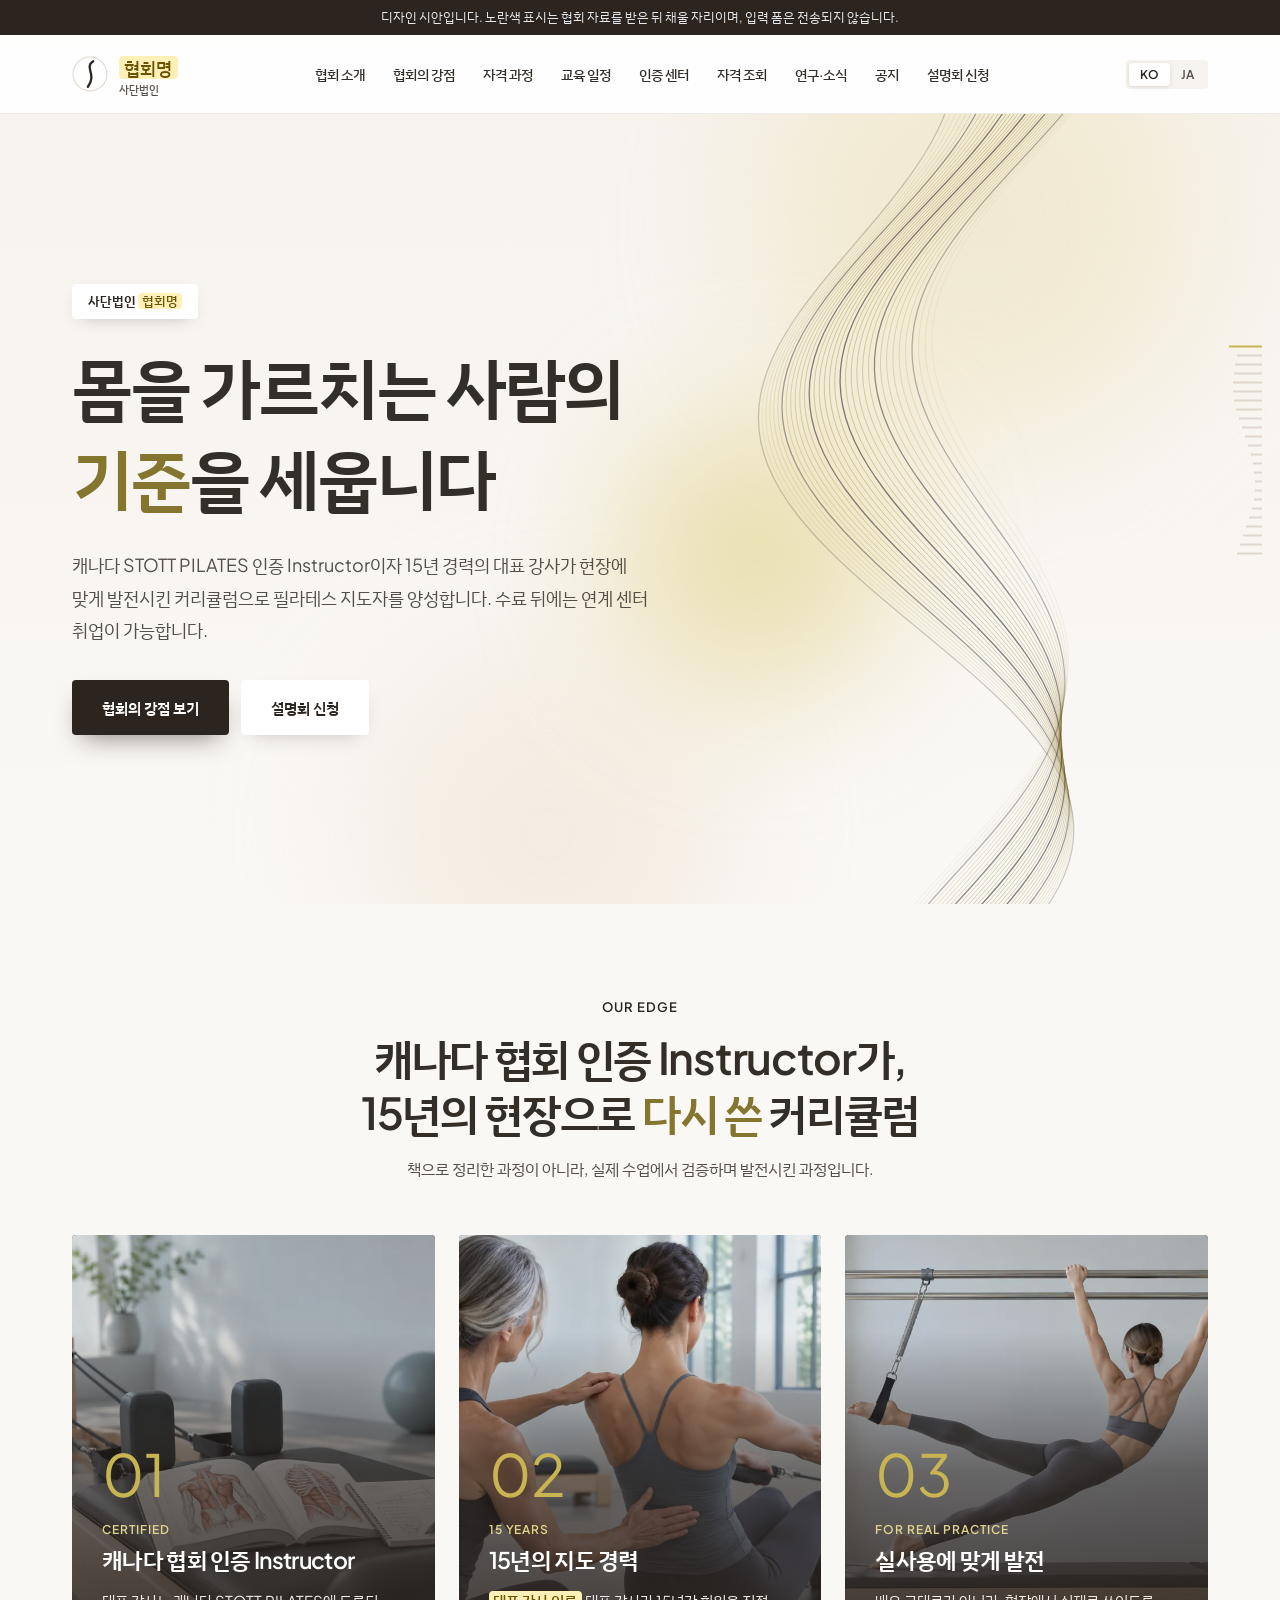
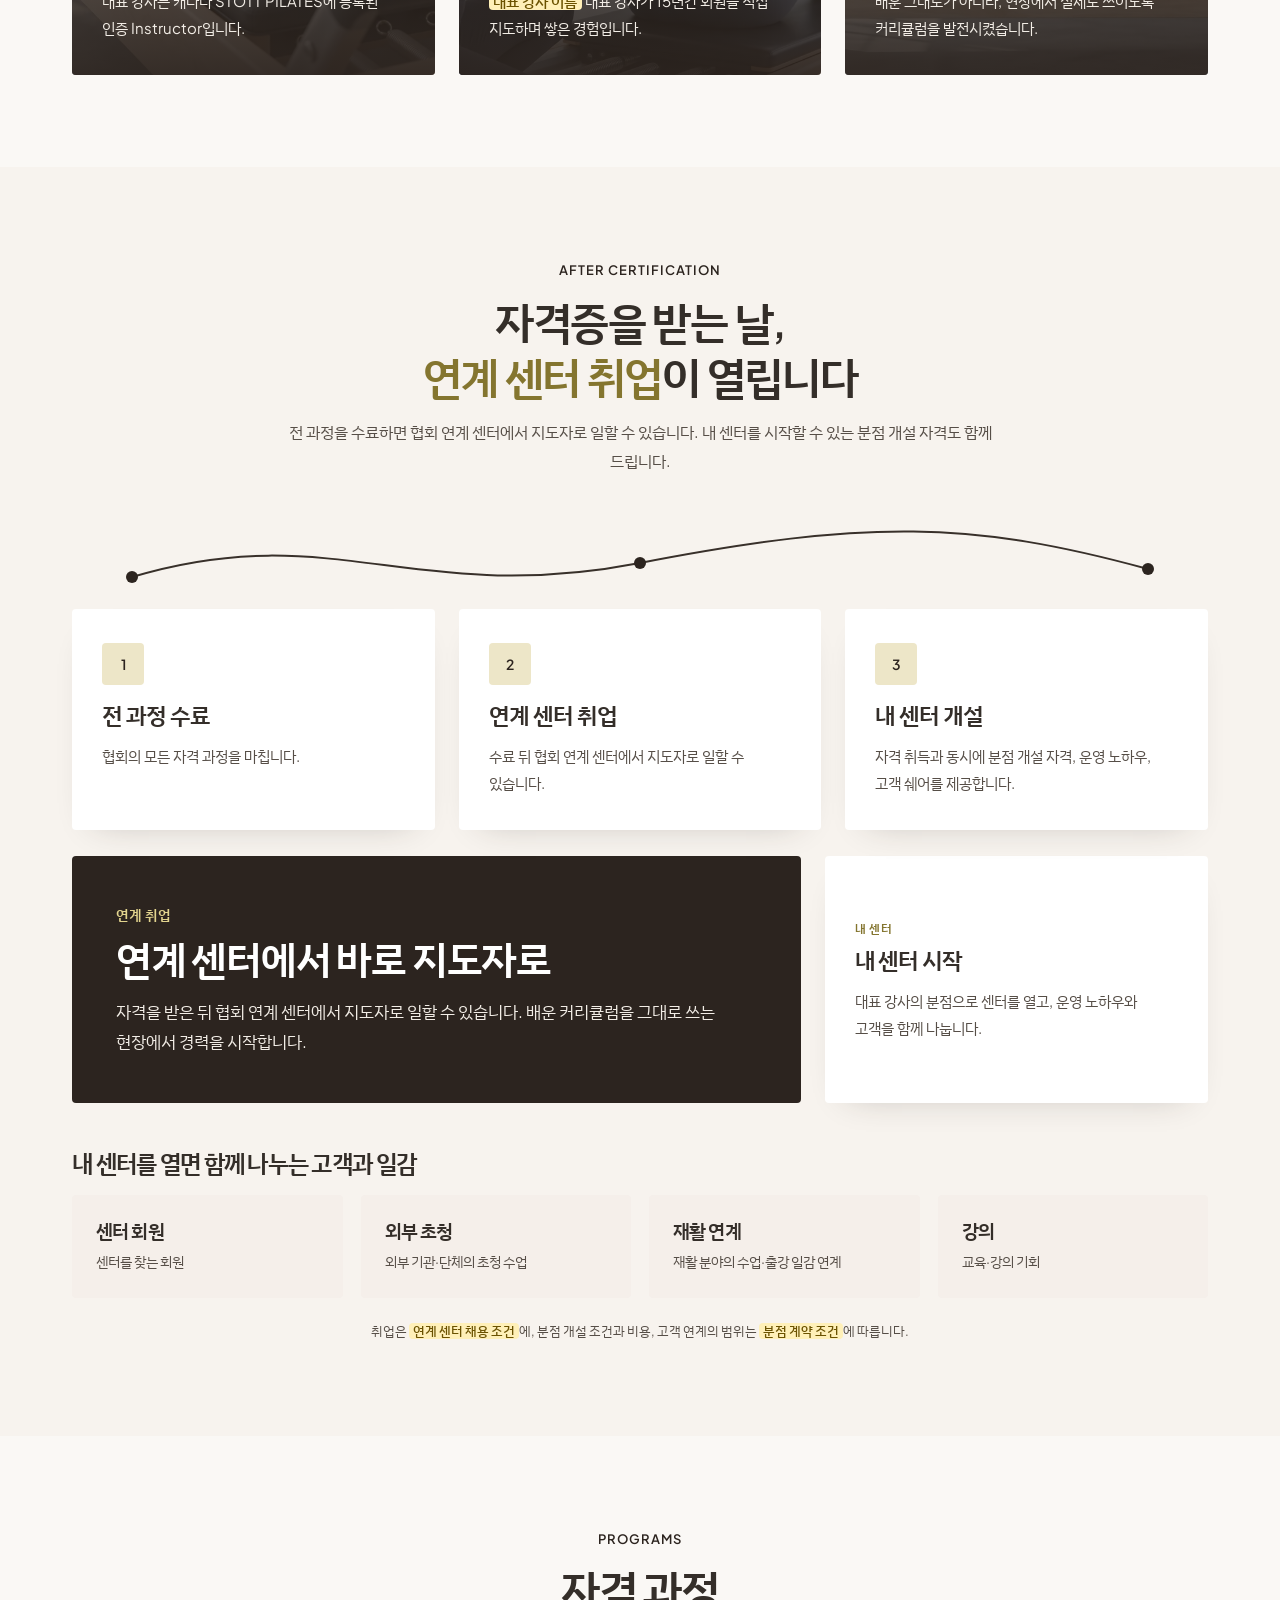
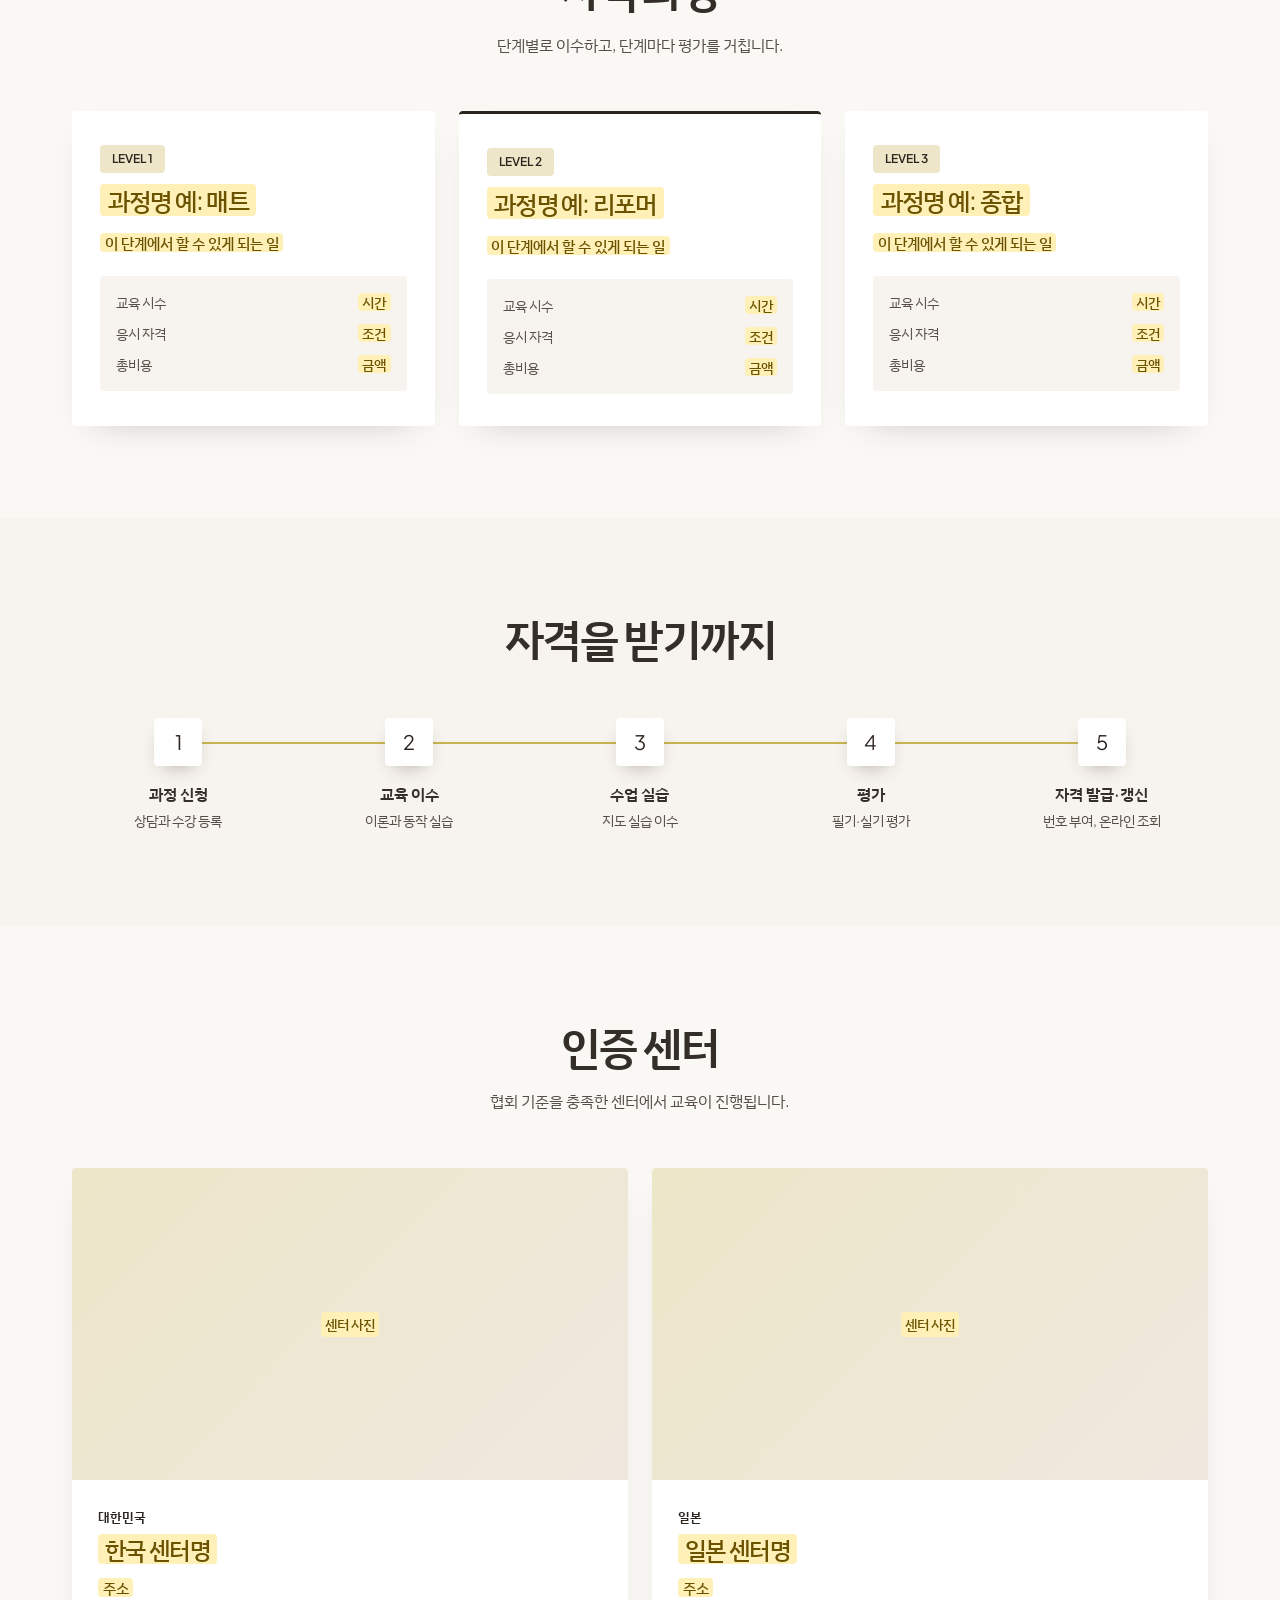
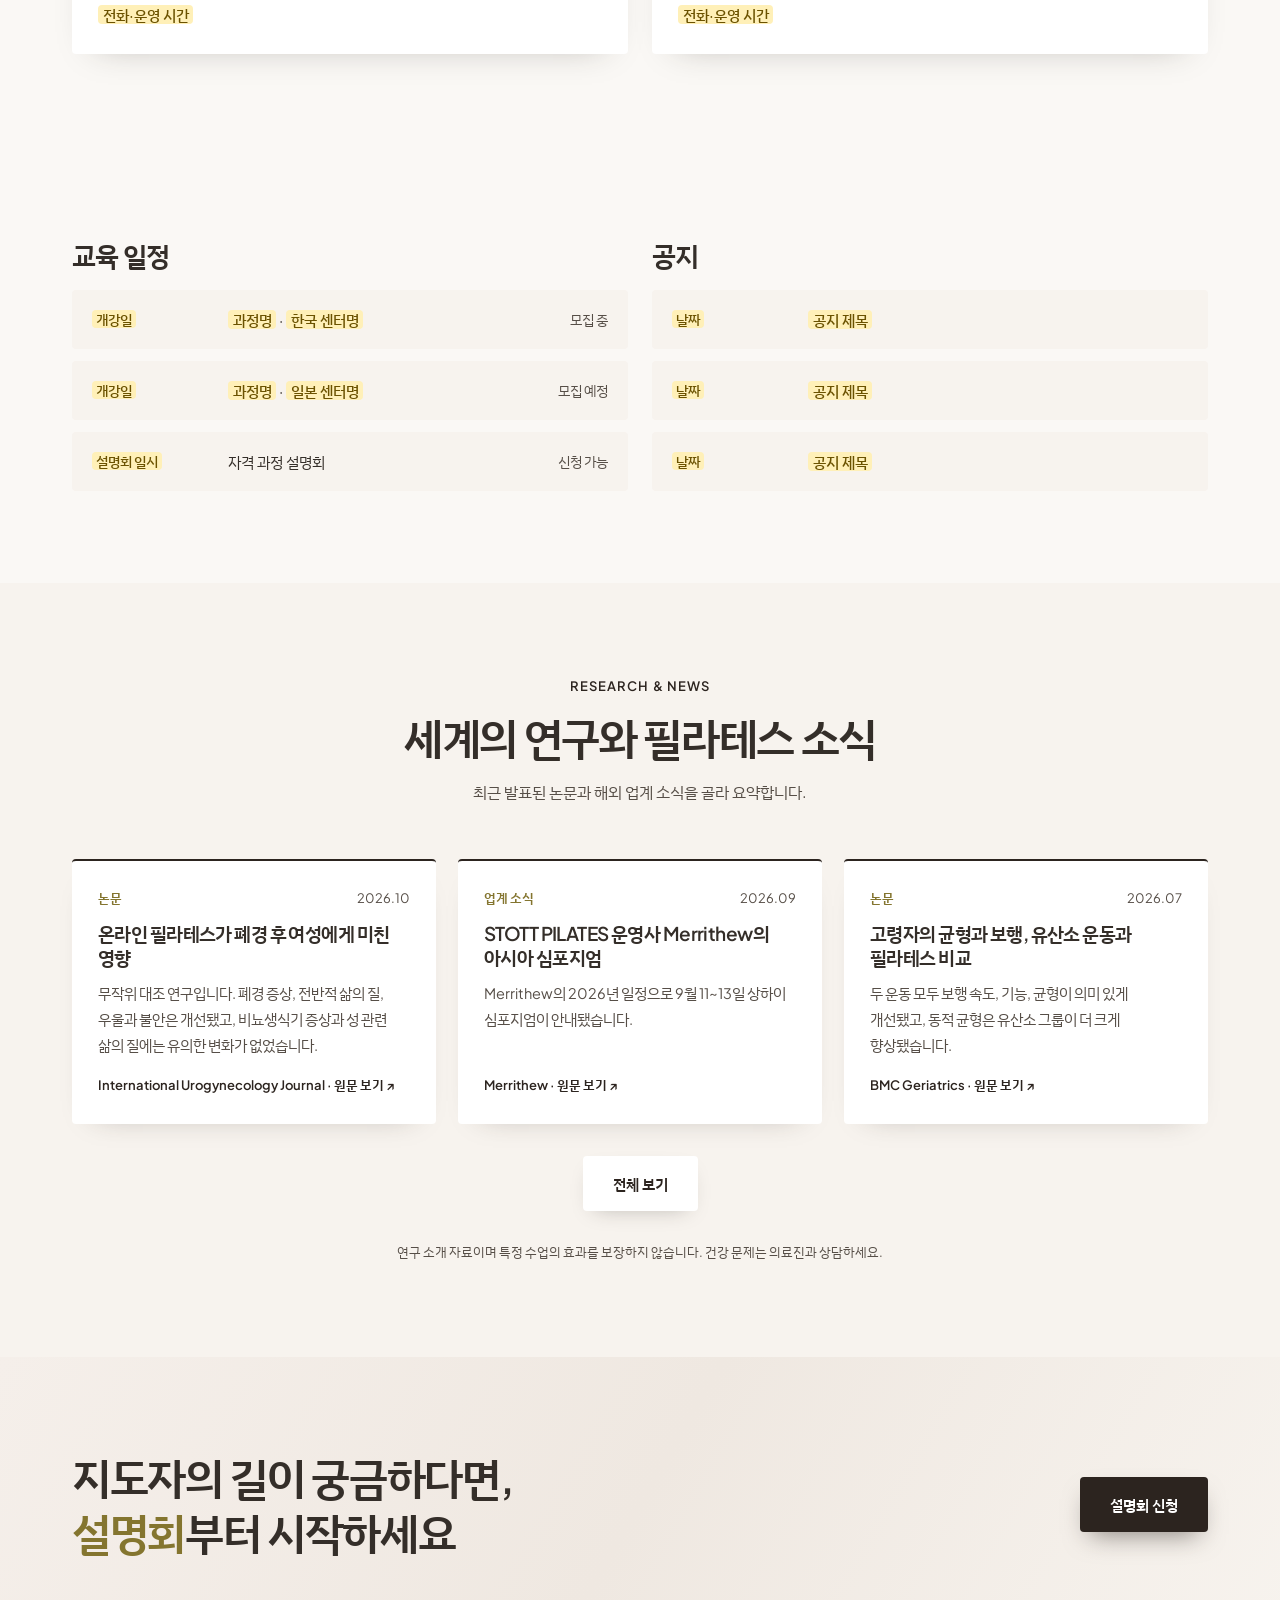
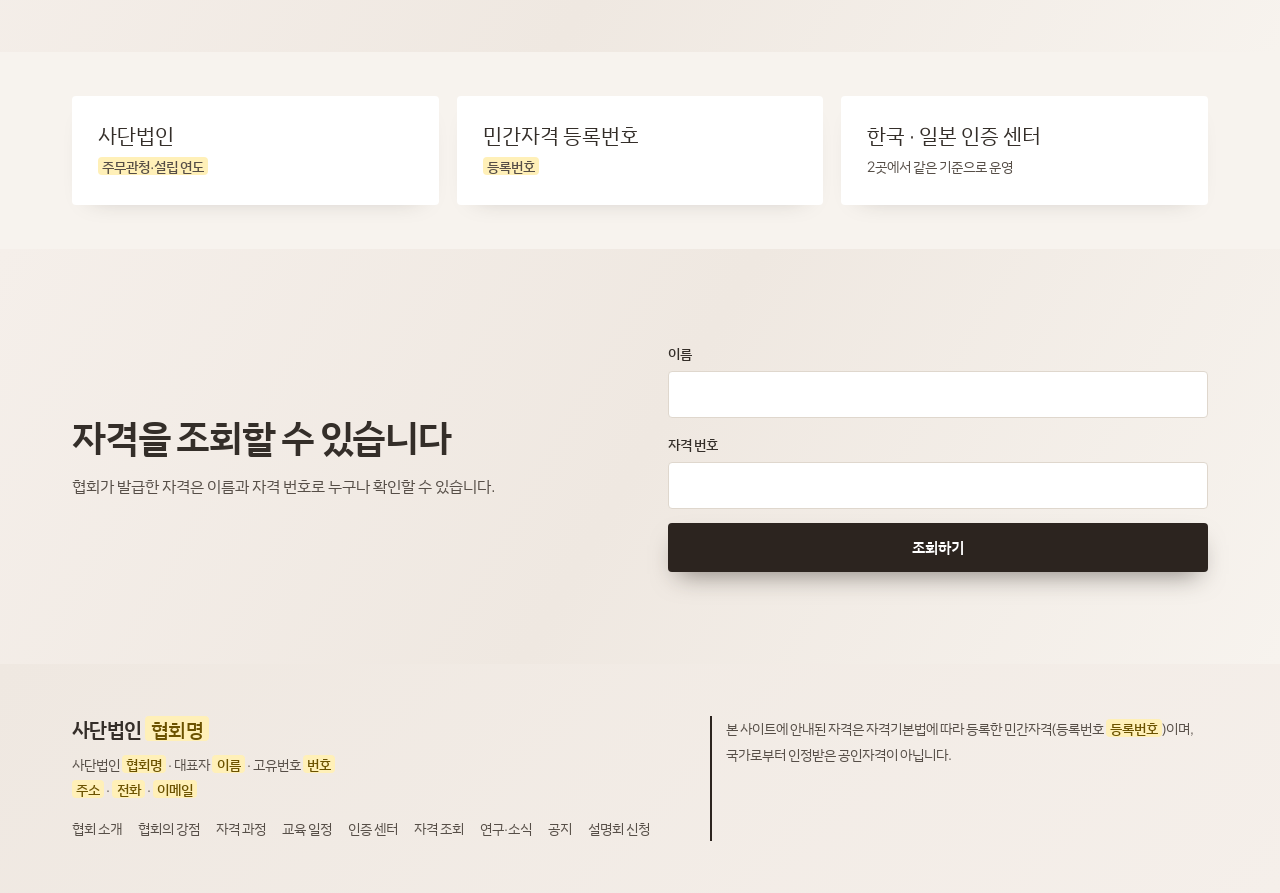
<file: preview/pilates-c492ce3b/index.html>
<!doctype html>
<html lang="ko">
<head>
<meta charset="utf-8">
<meta name="viewport" content="width=device-width,initial-scale=1">
<meta name="robots" content="noindex">
<title>[협회명] 디자인 시안</title>
<link rel="preconnect" href="https://fonts.googleapis.com">
<link rel="stylesheet" href="https://fonts.googleapis.com/css2?family=Plus+Jakarta+Sans:wght@400;500;600;700;800&family=IBM+Plex+Sans+KR:wght@300;400;500;600;700&family=IBM+Plex+Sans+JP:wght@300;400;500;600;700&display=swap">
<style>
:root{--head:"Plus Jakarta Sans","IBM Plex Sans KR","IBM Plex Sans JP",sans-serif;--surface:#FAF8F5;--low:#F7F3EE;--mid:#F5EFEA;--high:#EFE8E1;--white:#fff;--ink:#342E29;--ink2:#564E47;--line:#DFD7CD;--primary:#2C241F;--primary2:#38302A;--rose:#C8B552;--blush:#EDE6C8;--secondary:#84752F;--ph:#FFF0B8;--ph-ink:#6B5200}html[lang=ja]{--head:"Plus Jakarta Sans","IBM Plex Sans JP","IBM Plex Sans KR",sans-serif}
*{box-sizing:border-box}html{scroll-behavior:smooth}
body{margin:0;background:var(--surface);color:var(--ink);font:400 16px/1.8 "Plus Jakarta Sans","IBM Plex Sans KR","IBM Plex Sans JP",sans-serif;word-break:keep-all;overflow-wrap:anywhere;overflow-x:hidden}
html[lang=ja] body{font-family:"Plus Jakarta Sans","IBM Plex Sans JP","IBM Plex Sans KR",sans-serif;word-break:normal}
h1,h2,h3{font-family:var(--head);font-weight:600;line-height:1.26;margin:0;letter-spacing:-.03em}
p{margin:0}a{color:inherit;text-decoration:none}em{font-style:normal;color:var(--secondary)}
.wrap{max-width:1200px;margin:0 auto;padding:0 32px}
.ph{background:var(--ph);color:var(--ph-ink);padding:0 .3em;border-radius:4px;font-weight:500;font-style:normal}
.proto{background:var(--primary);color:#e5e9eb;font-size:13px;text-align:center;padding:6px 16px}
header{position:sticky;top:0;z-index:30;background:rgba(255,255,255,.86);backdrop-filter:blur(14px);border-bottom:1px solid rgba(223,215,205,.5);transition:box-shadow .3s}
header.sc{box-shadow:0 8px 30px rgba(44,36,31,.08)}
.bar{display:flex;align-items:center;justify-content:space-between;height:78px;gap:16px;transition:height .3s}header.sc .bar{height:64px}
.logo{display:flex;align-items:center;gap:11px;font-family:var(--head);font-size:18px;white-space:nowrap}.logo small{display:block;font:500 11px/1.2 "IBM Plex Sans KR","IBM Plex Sans JP",sans-serif;color:var(--ink2)}
nav{display:flex;gap:4px;font-size:14px;font-weight:500}nav a{padding:7px 12px;border-radius:4px;white-space:nowrap;transition:.25s}nav a:hover{background:var(--low);color:var(--primary)}nav a.on{background:var(--primary2);color:#fff}
.tools{display:flex;align-items:center;gap:10px}.lang{display:flex;background:var(--low);border-radius:4px;padding:3px}.lang button{background:none;border:0;padding:4px 11px;font-size:12px;font-weight:600;font-family:inherit;color:var(--ink2);cursor:pointer;border-radius:4px}.lang button.on{background:#fff;color:var(--primary);box-shadow:0 1px 4px rgba(44,36,31,.15)}
.menu{display:none;background:none;border:1px solid var(--line);border-radius:4px;padding:6px 14px;cursor:pointer;color:var(--primary);font-size:16px}
.btn{position:relative;overflow:hidden;display:inline-block;background:var(--primary);color:#fff;padding:14px 30px;border-radius:4px;font-weight:600;border:0;cursor:pointer;font-size:15px;font-family:inherit;box-shadow:0 12px 26px -10px rgba(44,36,31,.55);transition:transform .3s,box-shadow .3s}
.btn:hover{transform:translateY(-3px);box-shadow:0 18px 32px -10px rgba(44,36,31,.6)}.btn:after{content:"";position:absolute;top:0;left:-70%;width:45%;height:100%;background:linear-gradient(100deg,transparent,rgba(255,255,255,.4),transparent);transform:skewX(-20deg);transition:left .7s}.btn:hover:after{left:130%}
.btn.ghost{background:#fff;color:var(--primary);box-shadow:0 8px 22px -12px rgba(44,36,31,.35)}
.hero{position:relative;overflow:hidden;background:linear-gradient(180deg,var(--low),var(--surface));min-height:min(calc(100vh - 110px),820px);display:flex;align-items:center}
#rib{position:absolute;inset:0;width:100%;height:100%}
.blob{position:absolute;border-radius:50%;filter:blur(70px);opacity:.65;animation:drift 16s ease-in-out infinite alternate}.b1{width:460px;height:460px;background:#efe6c4;top:-120px;right:6%}.b2{width:380px;height:380px;background:#f2e7da;bottom:-120px;left:28%;animation-delay:-6s}.b3{width:280px;height:280px;background:#e2d48e;top:38%;right:30%;animation-delay:-11s}
@keyframes drift{to{transform:translate(50px,-40px) scale(1.16)}}
.hin{position:relative;padding:76px 0;max-width:680px}
.chip{display:inline-block;background:#fff;color:var(--primary);font-size:13px;font-weight:600;padding:6px 16px;border-radius:4px;margin-bottom:24px;box-shadow:0 6px 18px -10px rgba(44,36,31,.4)}
.hero h1{font-size:clamp(38px,5.6vw,68px)}.ln{display:block;overflow:hidden;padding-bottom:.08em}.ln>span{display:block;animation:up 1.1s cubic-bezier(.2,.8,.2,1) both}.ln+.ln>span{animation-delay:.16s}@keyframes up{from{transform:translateY(105%)}}
.lead{font-size:18px;color:var(--ink2);margin:24px 0 34px;max-width:32em;animation:fade 1.1s .45s both}.cta{display:flex;gap:12px;flex-wrap:wrap;animation:fade 1.1s .6s both}@keyframes fade{from{opacity:0;transform:translateY(16px)}}
section{padding:92px 0;position:relative}.low{background:var(--low)}.mid{background:linear-gradient(120deg,var(--mid),var(--high),var(--low))}
.ctr{text-align:center;max-width:760px;margin:0 auto 52px}.kick{font-size:13px;font-weight:600;letter-spacing:.08em;color:var(--primary);margin-bottom:10px}.ctr h2,.h2{font-size:clamp(28px,3.7vw,44px)}.ctr p{color:var(--ink2);margin-top:14px}
.h3c{display:grid;grid-template-columns:repeat(3,1fr);gap:24px}
.card{background:var(--low);border-radius:4px;padding:34px 30px;transition:transform .4s,box-shadow .4s,background .4s}.card:hover{transform:translateY(-8px);background:#fff;box-shadow:0 26px 46px -24px rgba(44,36,31,.35)}.paths{display:grid;grid-template-columns:1.9fr 1fr;gap:24px;margin-top:24px}.card.main,.card.main:hover{background:var(--primary);color:#fff;padding:46px 44px}.card.main .lab{color:#E2D48E;font-size:14px}.card.main h3{font-size:clamp(28px,3.2vw,40px)}.card.main p{color:#f2ede6;font-size:17px}.card.sub,.card.sub:hover{background:#fff;box-shadow:0 14px 34px -24px rgba(44,36,31,.3);display:flex;flex-direction:column;justify-content:center}.card.w{background:#fff;box-shadow:0 14px 34px -24px rgba(44,36,31,.3)}
.num{font:400 58px/1 var(--head);color:var(--rose);display:block;margin-bottom:16px}.card h3{font-size:23px;margin-bottom:12px}.card p{color:var(--ink2);font-size:15px}.lab{font-size:12px;font-weight:600;letter-spacing:.08em;color:var(--secondary);margin-bottom:6px}
.pathwrap{position:relative;margin-bottom:26px}.pathsvg{width:100%;height:70px;display:block;margin-bottom:12px}.pathsvg path{fill:none;stroke:var(--primary2);stroke-width:2;stroke-linecap:round;stroke-dasharray:1400;stroke-dashoffset:1400;transition:stroke-dashoffset 2.4s ease}.pathsvg.in path{stroke-dashoffset:0}.pathsvg circle{fill:var(--primary);transform-box:fill-box;transform-origin:center;animation:pulse 2.6s ease-in-out infinite}@keyframes pulse{50%{transform:scale(1.55);opacity:.65}}
.pill{width:42px;height:42px;display:flex;align-items:center;justify-content:center;border-radius:4px;background:var(--blush);color:var(--primary);font-weight:600;font-size:14px;margin-bottom:16px}
.h4c{display:grid;grid-template-columns:repeat(4,1fr);gap:18px}.mini{background:var(--mid);border-radius:4px;padding:24px;transition:transform .35s,background .35s}.mini:hover{transform:translateY(-6px) rotate(-.6deg);background:var(--blush)}.mini h3{font-size:19px;margin-bottom:6px}.mini p{font-size:14px;color:var(--ink2)}
.card.pic{position:relative;overflow:hidden;color:#fff;background:var(--primary);min-height:440px;display:flex;flex-direction:column;justify-content:flex-end}.card.pic:hover{background:var(--primary)}.pic img{position:absolute;inset:0;width:100%;height:100%;object-fit:cover;transition:transform 1.4s cubic-bezier(.2,.8,.2,1)}.pic:hover img{transform:scale(1.07)}.pic:after{content:"";position:absolute;inset:0;background:linear-gradient(180deg,rgba(44,36,31,.08) 22%,rgba(44,36,31,.62) 54%,rgba(44,36,31,.94))}.pic>div{position:relative;z-index:1}.pic .lab{color:#E2D48E}.pic .num{color:var(--rose)}.pic p{color:#f2ede6}
#spine{position:fixed;right:18px;top:50%;transform:translateY(-50%);z-index:25;display:flex;flex-direction:column;align-items:flex-end;gap:7px;pointer-events:none}#spine i{display:block;height:2px;background:var(--line);transition:background .35s,transform .35s;transform-origin:right}#spine i.on{background:var(--primary)}#spine i.cur{background:var(--rose);transform:scaleX(1.5)}
.steps{position:relative}.steps:before{content:"";position:absolute;top:24px;left:10%;right:10%;height:2px;background:var(--line)}.steps:after{content:"";position:absolute;top:24px;left:10%;width:0;height:2px;background:var(--rose);transition:width 2s .2s ease}.steps.in:after{width:80%}.steps li{position:relative;z-index:1}
.res{display:grid;grid-template-columns:repeat(3,1fr);gap:22px}.rc{display:flex;flex-direction:column;background:#fff;border-top:2px solid var(--primary);border-radius:4px;padding:26px;box-shadow:0 12px 30px -24px rgba(44,36,31,.4);transition:transform .35s,box-shadow .35s}.rc:hover{transform:translateY(-6px);box-shadow:0 24px 40px -24px rgba(44,36,31,.5)}.rc .m{display:flex;justify-content:space-between;gap:10px;font-size:13px;color:var(--ink2);margin-bottom:12px}.rc .t{color:var(--secondary);font-weight:600}.rc h3{font-size:19px;margin-bottom:10px}.rc p{font-size:14.5px;color:var(--ink2);flex:1}.rc .s{display:block;font-size:13px;font-weight:600;color:var(--primary);margin-top:16px}
.ftabs{display:flex;gap:8px;justify-content:center;margin-bottom:30px}.ftabs button{background:#fff;border:1px solid var(--line);border-radius:4px;padding:8px 18px;font-size:14px;font-weight:500;font-family:inherit;color:var(--ink);cursor:pointer}.ftabs button.on{background:var(--primary);border-color:var(--primary);color:#fff}.resmore{text-align:center;margin-top:32px}
.note{font-size:13px;color:var(--ink2);margin-top:22px;text-align:center}
.lv{background:#fff;border-radius:4px;padding:32px 28px;box-shadow:0 14px 34px -24px rgba(44,36,31,.35);transition:transform .4s}.lv:hover{transform:translateY(-8px)}.lv:nth-child(2){border-top:3px solid var(--primary)}.lvt{display:inline-block;background:var(--blush);color:var(--primary);font-size:12px;font-weight:600;padding:3px 12px;border-radius:4px}.lv h3{font-size:25px;margin:12px 0}.lv p{color:var(--ink2);font-size:15px}.lv dl{background:var(--low);border-radius:4px;padding:14px 16px;margin:20px 0 0;font-size:14px;display:grid;grid-template-columns:auto 1fr;gap:6px 16px}.lv dt{color:var(--ink2)}.lv dd{margin:0;text-align:right}
.steps{display:grid;grid-template-columns:repeat(5,1fr);gap:18px;counter-reset:s;margin:0;padding:0;list-style:none}.steps li{counter-increment:s;text-align:center}.steps li:before{content:counter(s);display:flex;width:48px;height:48px;margin:0 auto 14px;align-items:center;justify-content:center;border-radius:4px;background:#fff;color:var(--primary);font:400 20px var(--head);box-shadow:0 8px 20px -10px rgba(44,36,31,.45)}.steps b{display:block;font-weight:600;font-size:16px}.steps span{font-size:14px;color:var(--ink2);display:block}
.two{display:grid;grid-template-columns:1fr 1fr;gap:24px}.center{background:#fff;border-radius:4px;overflow:hidden;box-shadow:0 14px 34px -24px rgba(44,36,31,.35);transition:transform .4s}.center:hover{transform:translateY(-6px)}.photo{aspect-ratio:16/9;display:flex;align-items:center;justify-content:center;background:linear-gradient(135deg,var(--blush),var(--high),var(--mid));background-size:220% 220%;animation:shim 9s ease infinite alternate;font-size:14px}@keyframes shim{to{background-position:100% 100%}}.center .b{padding:26px}.tag{font-size:13px;color:var(--primary);font-weight:600}.center h3{font-size:24px;margin:4px 0 10px}.center p{font-size:15px;color:var(--ink2)}
.verify{display:grid;grid-template-columns:1fr 1fr;gap:56px;align-items:center}.verify h2{font-size:clamp(26px,3.4vw,38px);margin-bottom:12px}.verify p{color:var(--ink2)}.form{display:grid;gap:14px}label{display:grid;gap:5px;font-size:14px;font-weight:500}input,select,textarea{width:100%;padding:13px 16px;border:1px solid var(--line);border-radius:4px;background:#fff;font-size:15px;color:var(--ink);font-family:inherit}input:focus,select:focus,textarea:focus{outline:2px solid var(--rose);border-color:transparent}
.result{display:none;font-size:14px;padding:12px 14px;border-radius:4px;background:#fff}.result.on{display:block}
.list{list-style:none;margin:0;padding:0;display:grid;gap:12px}.list li{display:grid;grid-template-columns:120px 1fr auto;gap:16px;padding:16px 20px;background:var(--low);border-radius:4px;font-size:15px;align-items:center;transition:background .3s,transform .3s}.list li:hover{background:var(--mid);transform:translateX(5px)}.list .d{color:var(--ink2);font-size:14px}
.banner{display:flex;justify-content:space-between;align-items:center;gap:30px;flex-wrap:wrap}.banner h2{font-size:clamp(28px,3.7vw,44px)}
.facts{display:grid;grid-template-columns:repeat(3,1fr);gap:18px}.facts div{background:#fff;border-radius:4px;padding:24px 26px;box-shadow:0 10px 26px -20px rgba(44,36,31,.35)}.facts b{display:block;font:400 21px/1.4 var(--head);margin-bottom:3px}.facts span{font-size:14px;color:var(--ink2)}
.pagehead{position:relative;overflow:hidden;padding:80px 0 62px;background:linear-gradient(180deg,var(--low),var(--surface))}.pagehead .wrap{position:relative}.pagehead h1{font-size:clamp(34px,4.8vw,56px)}.pagehead p{color:var(--ink2);margin-top:14px;max-width:44em;font-size:17px}
.prose{display:grid;grid-template-columns:240px 1fr;gap:32px;padding:32px 0;border-bottom:1px solid var(--line)}.prose h2{font-size:23px}.prose p{color:var(--ink2)}
table{width:100%;border-collapse:separate;border-spacing:0;font-size:15px;background:#fff;border-radius:4px;overflow:hidden;border:1px solid var(--line)}th,td{text-align:left;padding:14px 16px;vertical-align:top;border-bottom:1px solid var(--line)}tr:last-child th,tr:last-child td{border-bottom:0}th{background:var(--low);font-weight:600;width:32%}.scroll{overflow-x:auto}
.legal{background:#fff;border:1px solid var(--primary2);border-radius:4px;padding:30px;margin-top:32px}.legal h3{font-size:21px;margin-bottom:6px}.legal>p{font-size:14px;color:var(--ink2);margin-bottom:16px}
footer{background:linear-gradient(135deg,var(--high),var(--mid));color:var(--ink2);padding:52px 0;font-size:14px}.foot{display:grid;grid-template-columns:1.2fr 1fr;gap:40px}footer h3{color:var(--ink);font-size:20px;margin-bottom:10px}footer .notice{border-left:2px solid var(--primary);padding-left:14px}.footnav{display:flex;gap:16px;flex-wrap:wrap;margin-top:14px}
.js .rv{opacity:0;transform:translateY(34px);transition:opacity .9s ease,transform .9s cubic-bezier(.2,.8,.2,1)}.js .rv.in{opacity:1;transform:none}
@media(max-width:1120px){nav{display:none;position:absolute;left:0;right:0;top:100%;background:#fff;flex-direction:column;padding:10px 32px 18px;border-bottom:1px solid var(--line)}nav.open{display:flex}.menu{display:block}.steps{grid-template-columns:repeat(3,1fr)}.steps:before,.steps:after{display:none}.h4c{grid-template-columns:1fr 1fr}.res{grid-template-columns:1fr 1fr}#spine{display:none}}
@media(max-width:760px){.wrap{padding:0 16px}section{padding:62px 0}.h3c,.two,.verify,.foot,.prose,.facts,.res,.paths{grid-template-columns:1fr}.steps{grid-template-columns:1fr 1fr}.list li{grid-template-columns:1fr;gap:2px}.logo{font-size:16px}nav{padding:8px 16px 18px}.verify{gap:26px}.hero{min-height:auto}.pathsvg{display:none}.blob{opacity:.45}}
@media(prefers-reduced-motion:reduce){*,*:before,*:after{animation:none!important;transition:none!important}.js .rv{opacity:1;transform:none}.pathsvg path{stroke-dashoffset:0}.steps:after{width:80%}}
</style>
</head>
<body>
<div id="spine" aria-hidden="true"></div>
<div class="proto" id="proto"></div>
<header id="hd"><div class="wrap bar">
<a class="logo" href="#home"><svg width="36" height="36" viewBox="0 0 34 34" aria-hidden="true"><circle cx="17" cy="17" r="16" fill="#fff" stroke="#DFD7CD"/><path d="M20 5C11 11 24 17 15 29" fill="none" stroke="#2C241F" stroke-width="2.2" stroke-linecap="round"/></svg><span id="logo"></span></a>
<nav id="nav"></nav>
<div class="tools"><div class="lang"><button data-l="ko">KO</button><button data-l="ja">JA</button></div><button class="menu" id="menu" aria-label="menu">≡</button></div>
</div></header>
<main id="app"></main>
<footer><div class="wrap foot" id="foot"></div></footer>
<script>
document.documentElement.classList.add("js");
const C={
ko:{proto:"디자인 시안입니다. 노란색 표시는 협회 자료를 받은 뒤 채울 자리이며, 입력 폼은 전송되지 않습니다.",org:"[[협회명]]",corp:"사단법인",menu:{about:"협회 소개",edge:"협회의 강점",courses:"자격 과정",schedule:"교육 일정",centers:"인증 센터",verify:"자격 조회",research:"연구·소식",notice:"공지",apply:"설명회 신청"},
hero:{a:"몸을 가르치는 사람의",b:"<em>기준</em>을 세웁니다",p:"캐나다 STOTT PILATES 인증 Instructor이자 15년 경력의 대표 강사가 현장에 맞게 발전시킨 커리큘럼으로 필라테스 지도자를 양성합니다. 수료 뒤에는 연계 센터 취업이 가능합니다.",c:"협회의 강점 보기",d:"설명회 신청"},
facts:[["사단법인","[[주무관청·설립 연도]]"],["민간자격 등록번호","[[등록번호]]"],["한국 · 일본 인증 센터","2곳에서 같은 기준으로 운영"]],
edge:{k:"OUR EDGE",h:"캐나다 협회 인증 Instructor가,<br>15년의 현장으로 <em>다시 쓴</em> 커리큘럼",p:"책으로 정리한 과정이 아니라, 실제 수업에서 검증하며 발전시킨 과정입니다.",s:[["CERTIFIED","캐나다 협회 인증 Instructor","대표 강사는 캐나다 STOTT PILATES에 등록된 인증 Instructor입니다."],["15 YEARS","15년의 지도 경력","[[대표 강사 이름]] 대표 강사가 15년간 회원을 직접 지도하며 쌓은 경험입니다."],["FOR REAL PRACTICE","실사용에 맞게 발전","배운 그대로가 아니라, 현장에서 실제로 쓰이도록 커리큘럼을 발전시켰습니다."]]},
br:{k:"AFTER CERTIFICATION",h:"자격증을 받는 날,<br><em>연계 센터 취업</em>이 열립니다",p:"전 과정을 수료하면 협회 연계 센터에서 지도자로 일할 수 있습니다. 내 센터를 시작할 수 있는 분점 개설 자격도 함께 드립니다.",paths:[["연계 취업","연계 센터에서 바로 지도자로","자격을 받은 뒤 협회 연계 센터에서 지도자로 일할 수 있습니다. 배운 커리큘럼을 그대로 쓰는 현장에서 경력을 시작합니다."],["내 센터","내 센터 시작","대표 강사의 분점으로 센터를 열고, 운영 노하우와 고객을 함께 나눕니다."]],s:[["전 과정 수료","협회의 모든 자격 과정을 마칩니다."],["연계 센터 취업","수료 뒤 협회 연계 센터에서 지도자로 일할 수 있습니다."],["내 센터 개설","자격 취득과 동시에 분점 개설 자격, 운영 노하우, 고객 쉐어를 제공합니다."]],ch:"내 센터를 열면 함께 나누는 고객과 일감",cs:[["센터 회원","센터를 찾는 회원"],["외부 초청","외부 기관·단체의 초청 수업"],["재활 연계","재활 분야의 수업·출강 일감 연계"],["강의","교육·강의 기회"]],n:"취업은 [[연계 센터 채용 조건]]에, 분점 개설 조건과 비용, 고객 연계의 범위는 [[분점 계약 조건]]에 따릅니다."},
ladderK:"PROGRAMS",ladderH:"자격 과정",ladderP:"단계별로 이수하고, 단계마다 평가를 거칩니다.",
levels:[["LEVEL 1","[[과정명 예: 매트]]","[[이 단계에서 할 수 있게 되는 일]]"],["LEVEL 2","[[과정명 예: 리포머]]","[[이 단계에서 할 수 있게 되는 일]]"],["LEVEL 3","[[과정명 예: 종합]]","[[이 단계에서 할 수 있게 되는 일]]"]],lvK:["교육 시수","응시 자격","총비용"],lvV:["[[시간]]","[[조건]]","[[금액]]"],
stepsH:"자격을 받기까지",steps:[["과정 신청","상담과 수강 등록"],["교육 이수","이론과 동작 실습"],["수업 실습","지도 실습 이수"],["평가","필기·실기 평가"],["자격 발급·갱신","번호 부여, 온라인 조회"]],
centersH:"인증 센터",centersP:"협회 기준을 충족한 센터에서 교육이 진행됩니다.",cs:[["대한민국","[[한국 센터명]]","[[주소]]","[[전화·운영 시간]]","센터 사진"],["일본","[[일본 센터명]]","[[주소]]","[[전화·운영 시간]]","센터 사진"]],
vH:"자격을 조회할 수 있습니다",vP:"협회가 발급한 자격은 이름과 자격 번호로 누구나 확인할 수 있습니다.",vN:"이름",vI:"자격 번호",vB:"조회하기",vR:"시안 화면입니다. 실제 사이트에서는 등급과 유효 기간이 표시됩니다.",
schedH:"교육 일정",noticeH:"공지",sch:[["[[개강일]]","[[과정명]] · [[한국 센터명]]","모집 중"],["[[개강일]]","[[과정명]] · [[일본 센터명]]","모집 예정"],["[[설명회 일시]]","자격 과정 설명회","신청 가능"]],nt:[["[[날짜]]","[[공지 제목]]",""],["[[날짜]]","[[공지 제목]]",""],["[[날짜]]","[[공지 제목]]",""]],
bH:"지도자의 길이 궁금하다면,<br><em>설명회</em>부터 시작하세요",bB:"설명회 신청",
about:{h:"협회 소개",p:"필라테스 지도자의 교육과 평가 기준을 세우는 사단법인입니다.",rows:[["설립 목적","[[정관의 목적 조항 요약]]"],["인사말","[[회장 인사말과 사진]]"],["임원·교수진","[[이름, 직함, 경력]]"],["연혁","[[설립부터 주요 일지]]"],["법인 정보","법인명, 대표자, 주무관청, 법인등록번호, 소재지: [[법인 등기 기준으로 기재]]"]]},
edgeP:{h:"협회의 강점",p:"이 자격이 다른 이유는 커리큘럼의 출처와, 수료 뒤에 열리는 길에 있습니다."},
master:{h:"대표 강사",rows:[["이름·사진","[[대표 강사 이름과 사진]]"],["캐나다 협회 인증","STOTT PILATES 인증 Instructor · [[등록 정보와 수료증]]"],["지도 경력","15년 · [[주요 경력]]"]]},
courses:{h:"자격 과정",p:"과정 구성, 평가, 비용과 환불 규정을 모두 공개합니다.",t:"과정별 안내",k:["교육 내용","교육 시수","응시 자격","평가 방식","자격 유효·갱신"],v:["[[커리큘럼]]","[[시간]]","[[조건]]","[[필기·실기 기준]]","[[기간과 갱신 요건]]"],legalH:"민간자격 안내",legalP:"자격기본법에 따라 광고에 표시하는 사항입니다.",lk:["자격 종류","등록번호","자격관리자","연락처","총비용","세부 비용","환불 규정"],lv:["등록 민간자격","[[등록번호]]","사단법인 [[협회명]]","[[전화번호]]","[[총액]]","[[교육비·검정비·발급비]]","[[환불 기준]]"],lnote:"위 자격은 자격기본법에 따라 등록한 민간자격으로, 국가로부터 인정받은 공인자격이 아닙니다."},
schedule:{h:"교육 일정",p:"센터별 개강 일정과 설명회를 안내합니다."},centers:{h:"인증 센터",p:"현재 한국과 일본에서 각 1곳이 운영됩니다."},verify:{h:"자격 조회",p:"발급된 자격의 유효 여부를 확인합니다."},notice:{h:"공지",p:"협회 소식과 교육 안내입니다."},
apply:{h:"설명회 신청",p:"남겨 주신 연락처로 일정을 안내합니다.",f:["이름","연락처","이메일","희망 센터","현재 상황","궁금한 점"],o:["한국 센터","일본 센터"],s:["연계 센터 취업 희망","지도자 입문을 준비 중","현직 강사","내 센터 개설을 고려 중","기타"],consent:"개인정보 수집·이용에 동의합니다. [[보관 기간]]",b:"신청하기",done:"시안 화면이라 전송되지 않았습니다."},
foot:{addr:"사단법인 [[협회명]] · 대표자 [[이름]] · 고유번호 [[번호]]<br>[[주소]] · [[전화]] · [[이메일]]",n:"본 사이트에 안내된 자격은 자격기본법에 따라 등록한 민간자격(등록번호 [[등록번호]])이며, 국가로부터 인정받은 공인자격이 아닙니다."}},
ja:{proto:"デザイン案です。黄色の箇所は協会の資料を受領後に入力します。フォームは送信されません。",org:"[[協会名]]",corp:"社団法人",menu:{about:"協会について",edge:"協会の強み",courses:"資格課程",schedule:"講座日程",centers:"認定センター",verify:"資格照会",research:"研究・ニュース",notice:"お知らせ",apply:"説明会申込"},
hero:{a:"身体を教える人の、",b:"<em>基準</em>をつくる。",p:"カナダSTOTT PILATES認定インストラクターであり指導歴15年の代表講師が、現場に合わせて発展させたカリキュラムでピラティス指導者を育成します。修了後は提携センターへの就職が可能です。",c:"協会の強みを見る",d:"説明会に申し込む"},
facts:[["韓国の社団法人","[[所管官庁・設立年]]"],["韓国民間資格 登録番号","[[登録番号]]"],["韓国・日本の認定センター","2拠点で同一基準を運用"]],
edge:{k:"OUR EDGE",h:"カナダ協会認定インストラクターが、<br>15年の現場で<em>磨き直した</em>カリキュラム",p:"机上でまとめた課程ではなく、実際のレッスンで検証しながら発展させた課程です。",s:[["CERTIFIED","カナダ協会認定インストラクター","代表講師は、カナダのSTOTT PILATESに登録された認定インストラクターです。"],["15 YEARS","指導歴15年","[[代表講師名]]代表講師が15年間、会員を直接指導して培った経験です。"],["FOR REAL PRACTICE","実践に合わせて発展","学んだままではなく、現場で実際に使えるようカリキュラムを発展させました。"]]},
br:{k:"AFTER CERTIFICATION",h:"資格を手にした日から、<br><em>提携センターへの就職</em>が開けます",p:"全課程を修了すると、協会の提携センターで指導者として働くことができます。自分のスタジオを始められる分院開設資格もあわせてお渡しします。",paths:[["提携就職","提携センターですぐ指導者に","資格取得後、協会の提携センターで指導者として働くことができます。学んだカリキュラムをそのまま使う現場でキャリアを始められます。"],["自分のスタジオ","自分のスタジオを開く","代表講師の分院としてスタジオを開き、運営ノウハウと顧客を共有します。"]],s:[["全課程の修了","協会のすべての資格課程を修了します。"],["提携センターへの就職","修了後、協会の提携センターで指導者として働くことができます。"],["自分のスタジオ開設","資格取得と同時に、分院開設資格、運営ノウハウ、顧客シェアを提供します。"]],ch:"自分のスタジオを開くと共有する顧客と仕事",cs:[["スタジオ会員","スタジオに通う会員"],["外部招請","外部機関・団体からの招請レッスン"],["リハビリ連携","リハビリ分野のレッスン・出講の仕事を連携"],["講義","教育・講義の機会"]],n:"就職は[[提携センターの採用条件]]に、分院開設の条件と費用、顧客連携の範囲は[[分院契約の条件]]によります。"},
ladderK:"PROGRAMS",ladderH:"資格課程",ladderP:"段階ごとに修了し、段階ごとに評価を受けます。",
levels:[["LEVEL 1","[[課程名 例：マット]]","[[この段階でできるようになること]]"],["LEVEL 2","[[課程名 例：リフォーマー]]","[[この段階でできるようになること]]"],["LEVEL 3","[[課程名 例：総合]]","[[この段階でできるようになること]]"]],lvK:["受講時間","受験資格","総費用（税込）"],lvV:["[[時間]]","[[条件]]","[[金額]]"],
stepsH:"資格取得までの流れ",steps:[["お申し込み","ご相談と受講登録"],["講座の修了","理論と動作の実習"],["指導実習","指導実習の修了"],["評価","筆記・実技の評価"],["資格発行・更新","番号付与、オンライン照会"]],
centersH:"認定センター",centersP:"協会の基準を満たしたセンターで講座を実施します。",cs:[["韓国","[[韓国センター名]]","[[住所]]","[[電話・営業時間]]","センター写真"],["日本","[[日本センター名]]","[[住所]]","[[電話・営業時間]]","センター写真"]],
vH:"資格を照会できます",vP:"協会が発行した資格は、氏名と資格番号で確認できます。",vN:"氏名",vI:"資格番号",vB:"照会する",vR:"デザイン案の画面です。実際のサイトでは等級と有効期限を表示します。",
schedH:"講座日程",noticeH:"お知らせ",sch:[["[[開講日]]","[[課程名]] · [[韓国センター名]]","募集中"],["[[開講日]]","[[課程名]] · [[日本センター名]]","募集予定"],["[[説明会日時]]","資格課程 説明会","受付中"]],nt:[["[[日付]]","[[お知らせの件名]]",""],["[[日付]]","[[お知らせの件名]]",""],["[[日付]]","[[お知らせの件名]]",""]],
bH:"指導者への道に興味があれば、<br>まずは<em>説明会</em>へ",bB:"説明会に申し込む",
about:{h:"協会について",p:"ピラティス指導者の教育・評価基準をつくる韓国の社団法人です。",rows:[["設立目的","[[定款の目的条項の要約]]"],["ごあいさつ","[[会長のごあいさつと写真]]"],["役員・講師陣","[[氏名、役職、経歴]]"],["沿革","[[設立からの主な歩み]]"],["法人情報","法人名、代表者、所管官庁、登録番号、所在地：[[法人登記に基づき記載]]"]]},
edgeP:{h:"協会の強み",p:"この資格の違いは、カリキュラムの出どころと、修了後に開かれる道にあります。"},
master:{h:"代表講師",rows:[["氏名・写真","[[代表講師の氏名と写真]]"],["カナダ協会の認定","STOTT PILATES認定インストラクター · [[登録情報と修了証]]"],["指導歴","15年 · [[主な経歴]]"]]},
courses:{h:"資格課程",p:"課程構成、評価、費用、返金規定をすべて公開します。",t:"課程のご案内",k:["講座内容","受講時間","受験資格","評価方法","資格の有効期限・更新"],v:["[[カリキュラム]]","[[時間]]","[[条件]]","[[筆記・実技の基準]]","[[期間と更新要件]]"],legalH:"資格に関するご案内",legalP:"本資格の位置づけと費用についてご説明します。",lk:["資格の種類","韓国民間資格 登録番号","資格管理者","連絡先","総費用（税込）","費用の内訳","返金規定"],lv:["韓国の登録民間資格","[[登録番号]]","社団法人 [[協会名]]","[[電話番号]]","[[総額]]","[[受講料・検定料・発行料]]","[[返金基準]]"],lnote:"本資格は韓国の資格基本法に基づき登録された民間資格であり、韓国または日本の国家資格・公的資格ではありません。"},
schedule:{h:"講座日程",p:"センターごとの開講日程と説明会をご案内します。"},centers:{h:"認定センター",p:"現在、韓国と日本に各1拠点があります。"},verify:{h:"資格照会",p:"発行された資格の有効性を確認できます。"},notice:{h:"お知らせ",p:"協会からのお知らせと講座のご案内です。"},
apply:{h:"説明会申込",p:"ご連絡先に日程をご案内します。",f:["氏名","電話番号","メールアドレス","希望センター","現在の状況","ご質問"],o:["韓国センター","日本センター"],s:["提携センターへの就職を希望","指導者を目指して準備中","現役インストラクター","自分のスタジオ開設を検討中","その他"],consent:"個人情報の取得・利用に同意します。[[保管期間]]",b:"申し込む",done:"デザイン案のため送信されていません。"},
foot:{addr:"社団法人 [[協会名]] · 代表者 [[氏名]] · 登録番号 [[番号]]<br>[[住所]] · [[電話]] · [[メール]]",n:"本サイトでご案内する資格は韓国の資格基本法に基づく登録民間資格（登録番号 [[登録番号]]）であり、国家資格・公的資格ではありません。"}}};
let lang="ko";try{lang=new URLSearchParams(location.search).get("lang")||localStorage.getItem("lang")||"ko"}catch(e){}
if(!C[lang])lang="ko";
const P=s=>String(s).replace(/\[\[(.+?)\]\]/g,'<span class="ph">$1</span>');
const blobs='<i class="blob b1"></i><i class="blob b2"></i><i class="blob b3"></i>';
const head=(d)=>`<div class="pagehead">${blobs}<div class="wrap"><h1>${d.h}</h1><p>${d.p}</p></div></div>`;
const ctr=(k,h,p)=>`<div class="ctr rv">${k?`<div class="kick">${k}</div>`:""}<h2>${h}</h2>${p?`<p>${p}</p>`:""}</div>`;
const edge=L=>`<section><div class="wrap">${ctr(L.edge.k,L.edge.h,L.edge.p)}<div class="h3c">${L.edge.s.map((s,i)=>`<article class="card pic rv" style="transition-delay:${i*.12}s"><img src="assets/edge${i+1}.webp" alt="" loading="lazy"><div><span class="num">0${i+1}</span><div class="lab">${s[0]}</div><h3>${s[1]}</h3><p>${P(s[2])}</p></div></article>`).join("")}</div></div></section>`;
const branch=L=>`<section class="low"><div class="wrap">${ctr(L.br.k,L.br.h,L.br.p)}<div class="pathwrap"><svg class="pathsvg rv" viewBox="0 0 1136 70" preserveAspectRatio="none" aria-hidden="true"><path d="M60 50C260 -10 340 80 568 36S900 -6 1076 42"/><circle cx="60" cy="50" r="6"/><circle cx="568" cy="36" r="6"/><circle cx="1076" cy="42" r="6"/></svg><div class="h3c">${L.br.s.map((s,i)=>`<article class="card w rv" style="transition-delay:${i*.14}s"><div class="pill">${i+1}</div><h3>${s[0]}</h3><p>${s[1]}</p></article>`).join("")}</div></div><div class="paths">${L.br.paths.map((x,i)=>`<article class="card rv ${i?"sub":"main"}" style="transition-delay:${i*.12}s"><div class="lab">${x[0]}</div><h3>${x[1]}</h3><p>${x[2]}</p></article>`).join("")}</div><h3 class="rv" style="font-size:24px;margin:44px 0 18px">${L.br.ch}</h3><div class="h4c">${L.br.cs.map((c,i)=>`<article class="mini rv" style="transition-delay:${i*.09}s"><h3>${c[0]}</h3><p>${c[1]}</p></article>`).join("")}</div><p class="note rv">${P(L.br.n)}</p></div></section>`;
const ladder=L=>`<div class="h3c">${L.levels.map((v,i)=>`<article class="lv rv" style="transition-delay:${i*.12}s"><span class="lvt">${v[0]}</span><h3>${P(v[1])}</h3><p>${P(v[2])}</p><dl>${L.lvK.map((k,j)=>`<dt>${k}</dt><dd>${P(L.lvV[j])}</dd>`).join("")}</dl></article>`).join("")}</div>`;
const steps=L=>`<ol class="steps rv">${L.steps.map((s,i)=>`<li class="rv" style="transition-delay:${i*.09}s"><b>${s[0]}</b><span>${s[1]}</span></li>`).join("")}</ol>`;
const centers=L=>`<div class="two">${L.cs.map((c,i)=>`<article class="center rv" style="transition-delay:${i*.12}s"><div class="photo"><span class="ph">${c[4]}</span></div><div class="b"><div class="tag">${c[0]}</div><h3>${P(c[1])}</h3><p>${P(c[2])}</p><p>${P(c[3])}</p></div></article>`).join("")}</div>`;
const list=a=>`<ul class="list">${a.map(r=>`<li class="rv"><span class="d">${P(r[0])}</span><span>${P(r[1])}</span><span class="d">${r[2]}</span></li>`).join("")}</ul>`;
const verify=L=>`<div class="verify rv"><div><h2>${L.vH}</h2><p>${L.vP}</p></div><form class="form" onsubmit="event.preventDefault();this.querySelector('.result').classList.add('on')"><label>${L.vN}<input required></label><label>${L.vI}<input required></label><button class="btn">${L.vB}</button><div class="result">${L.vR}</div></form></div>`;
const legal=L=>`<div class="legal rv"><h3>${L.courses.legalH}</h3><p>${L.courses.legalP}</p><div class="scroll"><table>${L.courses.lk.map((k,i)=>`<tr><th>${k}</th><td>${P(L.courses.lv[i])}</td></tr>`).join("")}</table></div><p style="margin:16px 0 0;color:var(--ink);font-weight:500">${L.courses.lnote}</p></div>`;
const V={
home:L=>`<div class="hero">${blobs}<canvas id="rib" aria-hidden="true"></canvas><div class="wrap" style="position:relative;width:100%"><div class="hin"><div class="chip">${L.corp} ${P(L.org)}</div><h1><span class="ln"><span>${L.hero.a}</span></span><span class="ln"><span>${L.hero.b}</span></span></h1><p class="lead">${L.hero.p}</p><div class="cta"><a class="btn" href="#edge">${L.hero.c}</a><a class="btn ghost" href="#apply">${L.hero.d}</a></div></div></div></div>${edge(L)}${branch(L)}
<section><div class="wrap">${ctr(L.ladderK,L.ladderH,L.ladderP)}${ladder(L)}</div></section>
<section class="low"><div class="wrap">${ctr("",L.stepsH,"")}${steps(L)}</div></section>
<section><div class="wrap">${ctr("",L.centersH,L.centersP)}${centers(L)}</div></section>
<section><div class="wrap two"><div><h2 class="rv" style="font-size:27px;margin-bottom:18px">${L.schedH}</h2>${list(L.sch)}</div><div><h2 class="rv" style="font-size:27px;margin-bottom:18px">${L.noticeH}</h2>${list(L.nt)}</div></div></section>
<section class="low"><div class="wrap">${ctr(RL[lang].k,RL[lang].h,RL[lang].p)}<div class="res">${rc(RES.slice(0,3))}</div><div class="resmore rv"><a class="btn ghost" href="#research">${RL[lang].more}</a></div><p class="note">${RL[lang].n}</p></div></section>
<section class="mid"><div class="wrap banner rv"><h2>${L.bH}</h2><a class="btn" href="#apply">${L.bB}</a></div></section>
<section style="padding:44px 0" class="low"><div class="wrap facts">${L.facts.map((f,i)=>`<div class="rv" style="transition-delay:${i*.1}s"><b>${f[0]}</b><span>${P(f[1])}</span></div>`).join("")}</div></section>
<section class="mid"><div class="wrap">${verify(L)}</div></section>`,
edge:L=>head(L.edgeP)+edge(L)+`<section style="padding-top:0"><div class="wrap"><h2 class="h2 rv" style="margin-bottom:10px">${L.master.h}</h2>${L.master.rows.map(r=>`<div class="prose rv"><h2>${r[0]}</h2><p>${P(r[1])}</p></div>`).join("")}</div></section>`+branch(L)+`<section class="mid"><div class="wrap banner rv"><h2>${L.bH}</h2><a class="btn" href="#apply">${L.bB}</a></div></section>`,
research:L=>{const R=RL[lang];return head(R)+`<section><div class="wrap"><div class="ftabs"><button class="on" onclick="fRes('all',this)">${R.all}</button><button onclick="fRes('paper',this)">${R.paper}</button><button onclick="fRes('news',this)">${R.news}</button></div><div class="res" id="resg">${rc(RES)}</div><p class="note">${R.n}</p></div></section>`},
about:L=>head(L.about)+`<div class="wrap" style="padding-bottom:70px">${L.about.rows.map(r=>`<div class="prose rv"><h2>${r[0]}</h2><p>${P(r[1])}</p></div>`).join("")}</div>`,
courses:L=>head(L.courses)+`<section><div class="wrap">${ladder(L)}<div style="height:60px"></div>${steps(L)}<h2 class="rv" style="font-size:27px;margin:60px 0 18px">${L.courses.t}</h2><div class="scroll rv"><table>${L.courses.k.map((k,i)=>`<tr><th>${k}</th><td>${P(L.courses.v[i])}</td></tr>`).join("")}</table></div>${legal(L)}</div></section>`,
schedule:L=>head(L.schedule)+`<section><div class="wrap">${list(L.sch)}<div style="margin-top:30px"><a class="btn" href="#apply">${L.bB}</a></div></div></section>`,
centers:L=>head(L.centers)+`<section><div class="wrap">${centers(L)}</div></section>`,
verify:L=>head(L.verify)+`<section class="mid"><div class="wrap">${verify(L)}</div></section>`,
notice:L=>head(L.notice)+`<section><div class="wrap">${list(L.nt)}</div></section>`,
apply:L=>{const a=L.apply,f=a.f;return head(a)+`<section><div class="wrap" style="max-width:680px"><form class="form rv" onsubmit="event.preventDefault();alert('${a.done}')"><label>${f[0]}<input required></label><label>${f[1]}<input required></label><label>${f[2]}<input type="email"></label><label>${f[3]}<select>${a.o.map(o=>`<option>${o}</option>`).join("")}</select></label><label>${f[4]}<select>${a.s.map(o=>`<option>${o}</option>`).join("")}</select></label><label>${f[5]}<textarea rows="4"></textarea></label><label style="grid-template-columns:auto 1fr;align-items:start;font-weight:400"><input type="checkbox" required style="width:auto;margin-top:6px"><span>${P(a.consent)}</span></label><button class="btn">${a.b}</button></form></div></section>`}};
const PM="https://pubmed.ncbi.nlm.nih.gov/";
const RES=[
{k:"paper",d:"2026.10",s:"International Urogynecology Journal",u:PM+"42142163/",ko:["온라인 필라테스가 폐경 후 여성에게 미친 영향","무작위 대조 연구입니다. 폐경 증상, 전반적 삶의 질, 우울과 불안은 개선됐고, 비뇨생식기 증상과 성 관련 삶의 질에는 유의한 변화가 없었습니다."],ja:["オンラインピラティスが閉経後女性に与えた影響","ランダム化比較試験です。更年期症状、全般的QOL、抑うつと不安は改善し、泌尿生殖器症状と性に関するQOLに有意な変化はありませんでした。"]},
{k:"news",d:"2026.09",s:"Merrithew",u:"https://www.merrithew.com/events/202609_asia-symposium/symposium-attendees",ko:["STOTT PILATES 운영사 Merrithew의 아시아 심포지엄","Merrithew의 2026년 일정으로 9월 11~13일 상하이 심포지엄이 안내됐습니다."],ja:["STOTT PILATESを運営するMerrithewのアジアシンポジウム","Merrithewの2026年の日程として、9月11〜13日の上海シンポジウムが案内されました。"]},
{k:"paper",d:"2026.07",s:"BMC Geriatrics",u:PM+"42902197/",ko:["고령자의 균형과 보행, 유산소 운동과 필라테스 비교","두 운동 모두 보행 속도, 기능, 균형이 의미 있게 개선됐고, 동적 균형은 유산소 그룹이 더 크게 향상됐습니다."],ja:["高齢者のバランスと歩行：有酸素運動とピラティスの比較","どちらの運動でも歩行速度、機能、バランスに有意義な改善が見られ、動的バランスは有酸素群でより大きく向上しました。"]},
{k:"paper",d:"2026.07",s:"BMC Musculoskeletal Disorders",u:PM+"42437906/",ko:["만성 요통에서 필라테스의 비용 대비 효과","브라질 공공보건 기준의 경제성 평가입니다. 가정 운동과 비교해 통증, 장애, 삶의 질 측면에서 비용 효과적이라는 결과입니다."],ja:["慢性腰痛におけるピラティスの費用対効果","ブラジルの公的保健基準による経済評価です。自宅運動と比べ、痛み、障害、QOLの面で費用対効果が高いとの結果です。"]},
{k:"paper",d:"2026.07",s:"Journal of Hypertension",u:PM+"42201655/",ko:["고혈압 여성의 13주 필라테스와 활동 혈압","13주 프로그램 뒤 활동 혈압 감소와 자율신경 반사 반응 향상이 관찰됐습니다. 약물 치료의 보조 운동으로 실행 가능하다고 보고했습니다."],ja:["高血圧の女性における13週間のピラティスと自由行動下血圧","13週間のプログラム後、自由行動下血圧の低下と自律神経反射の向上が観察されました。薬物療法の補助運動として実施可能と報告されています。"]},
{k:"news",d:"2026.05",s:"Retail Insider",u:"https://retail-insider.com/retail-insider/2026/05/merrithew-opens-stott-pilates-flagship-at-yonge-and-bloor/",ko:["STOTT PILATES, 토론토 플래그십 개관","Merrithew가 토론토 Yonge·Bloor 지역에 STOTT PILATES 플래그십을 열었다고 보도됐습니다."],ja:["STOTT PILATES、トロントにフラッグシップを開設","MerrithewがトロントのYonge・Bloor地区にSTOTT PILATESのフラッグシップを開設したと報じられました。"]},
{k:"news",d:"2026",s:"Athletech News",u:"https://athletechnews.com/issa-launches-first-reformer-pilates-certification/",ko:["미국 필라테스 참여자 1,380만 명","2026년 SFIA 보고서 인용 수치로, 2025년 참여자는 2020년 990만 명에서 1,380만 명으로 늘었습니다. 리포머 자격 과정 신설 소식과 함께 전해졌습니다."],ja:["米国のピラティス参加者は1,380万人","2026年のSFIA報告書を引用した数値で、2025年の参加者は2020年の990万人から1,380万人に増えました。リフォーマー資格課程の新設とあわせて伝えられました。"]}];
const RL={ko:{k:"RESEARCH & NEWS",h:"세계의 연구와 필라테스 소식",p:"최근 발표된 논문과 해외 업계 소식을 골라 요약합니다.",more:"전체 보기",all:"전체",paper:"논문",news:"업계 소식",open:"원문 보기",n:"연구 소개 자료이며 특정 수업의 효과를 보장하지 않습니다. 건강 문제는 의료진과 상담하세요."},ja:{k:"RESEARCH & NEWS",h:"世界の研究とピラティスのニュース",p:"最近発表された論文と海外の業界ニュースを選んで要約します。",more:"すべて見る",all:"すべて",paper:"論文",news:"業界ニュース",open:"原文を見る",n:"研究紹介の資料であり、特定のレッスンの効果を保証するものではありません。健康上の問題は医療専門家にご相談ください。"}};
const rc=a=>a.map((r,i)=>`<a class="rc rv" style="transition-delay:${(i%3)*.1}s" href="${r.u}" target="_blank" rel="noopener"><div class="m"><span class="t">${RL[lang][r.k]}</span><span>${r.d}</span></div><h3>${r[lang][0]}</h3><p>${r[lang][1]}</p><span class="s">${r.s} · ${RL[lang].open} ↗</span></a>`).join("");
window.fRes=(k,b)=>{document.querySelectorAll(".ftabs button").forEach(x=>x.classList.toggle("on",x==b));document.getElementById("resg").innerHTML=rc(k=="all"?RES:RES.filter(r=>r.k==k));reveal()};
function lightSpine(v){const t=document.querySelectorAll("#spine i"),c=Math.round(v*(t.length-1));t.forEach((e,i)=>{e.classList.toggle("on",i<c);e.classList.toggle("cur",i==c)})}
document.getElementById("spine").innerHTML=Array.from({length:24},(_,i)=>`<i style="width:${Math.round(12+11*Math.sin(i/23*Math.PI*2.1+.35)+6)}px"></i>`).join("");
let io;
function reveal(){if(io)io.disconnect();const E=document.querySelectorAll(".rv");if(!("IntersectionObserver" in window)){E.forEach(e=>e.classList.add("in"));return}io=new IntersectionObserver(es=>es.forEach(e=>{if(e.isIntersecting){e.target.classList.add("in");io.unobserve(e.target)}}),{threshold:.08,rootMargin:"0px 0px -40px 0px"});E.forEach(e=>io.observe(e))}
function render(){const L=C[lang];document.documentElement.lang=lang;const r=(location.hash||"#home").slice(1),k=V[r]?r:"home";
document.getElementById("proto").textContent=L.proto;document.getElementById("logo").innerHTML=`${P(L.org)}<small>${L.corp}</small>`;
document.getElementById("nav").innerHTML=Object.entries(L.menu).map(([h,t])=>`<a href="#${h}" class="${h==k?"on":""}">${t}</a>`).join("");
document.getElementById("app").innerHTML=V[k](L);
document.getElementById("foot").innerHTML=`<div><h3>${L.corp} ${P(L.org)}</h3><p>${P(L.foot.addr)}</p><div class="footnav">${Object.entries(L.menu).map(([h,t])=>`<a href="#${h}">${t}</a>`).join("")}</div></div><p class="notice">${P(L.foot.n)}</p>`;
document.querySelectorAll(".lang button").forEach(b=>b.classList.toggle("on",b.dataset.l==lang));document.getElementById("nav").classList.remove("open");scrollTo(0,0);reveal()}
document.querySelectorAll(".lang button").forEach(b=>b.onclick=()=>{lang=b.dataset.l;try{localStorage.setItem("lang",lang)}catch(e){}render()});
document.getElementById("menu").onclick=()=>document.getElementById("nav").classList.toggle("open");
addEventListener("hashchange",render);
addEventListener("scroll",()=>{const h=document.documentElement,m=h.scrollHeight-innerHeight;lightSpine(m>0?scrollY/m:0);document.getElementById("hd").classList.toggle("sc",scrollY>20)},{passive:true});
/* flowing ribbon */
let mx=0,my=0;addEventListener("pointermove",e=>{mx=e.clientX/innerWidth-.5;my=e.clientY/innerHeight-.5},{passive:true});
const still=matchMedia("(prefers-reduced-motion:reduce)").matches;
function ribbon(t){const c=document.getElementById("rib");if(c){const r=c.getBoundingClientRect(),d=Math.min(devicePixelRatio||1,2),W=r.width,H=r.height;if(c.width!=Math.round(W*d)||c.height!=Math.round(H*d)){c.width=Math.round(W*d);c.height=Math.round(H*d)}const g=c.getContext("2d");g.setTransform(d,0,0,d,0,0);g.clearRect(0,0,W,H);const n=34,narrow=W<760,cx=W*(narrow?.82:.74)+mx*36,amp=(narrow?40:Math.min(120,W*.09));
for(let i=0;i<n;i++){const u=i/(n-1),off=(u-.5)*(narrow?90:230);g.beginPath();for(let y=-20;y<=H+20;y+=12){const v=y/H,x=cx+off*(.45+.55*Math.sin(v*Math.PI*1.2+t*.00028))+amp*Math.sin(v*Math.PI*2.1+t*.00042+u*1.15)+my*24*Math.cos(v*3);y==-20?g.moveTo(x,y):g.lineTo(x,y)}const a=.1+.36*Math.sin(u*Math.PI);g.strokeStyle=i%6==0?`rgba(44,36,31,${a+.12})`:`rgba(158,141,66,${a})`;g.lineWidth=i%6==0?1.3:.9;g.stroke()}}if(!still)requestAnimationFrame(ribbon)}
render();requestAnimationFrame(ribbon);
</script>
</body>
</html>
</file>
